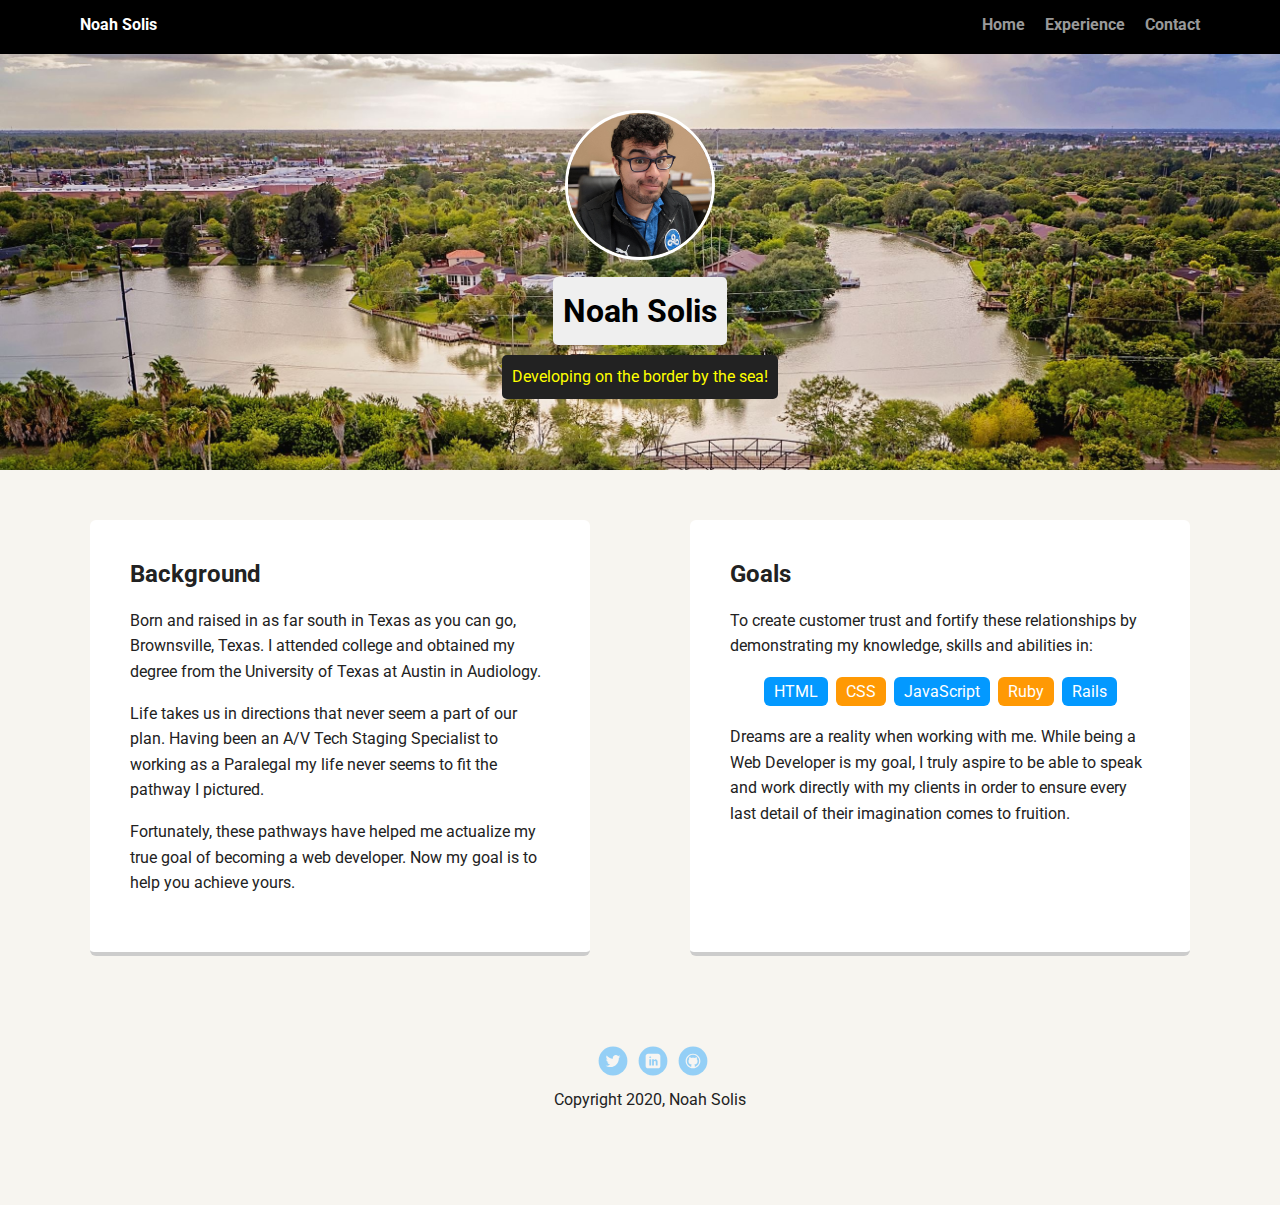
<file: index.html>
<!doctype html>
<html lang="en">
<head>
  <meta charset="utf-8">
  <title>Noah Solis' Portfolio</title>
  <meta name="viewport" content="width=device-width, initial-scale=1.0">
  <link rel="stylesheet" href="styles.css">
  <link href="https://fonts.googleapis.com/css?family=Muli%7CRoboto:400,300,500,700,900" rel="stylesheet"></head>
  <body>

    <nav class="main-nav">
        <ul class="nav">
          <li class="name">Noah Solis</li>
          <li><a href="index.html">Home</a></li>
          <li><a href="experience.html">Experience</a></li>
          <li><a href="contact.html">Contact</a></li>
        </ul>
      </nav>

    <header>
      <img src="images/Noah_1.jpg" alt="Photo of Noah" class="profile-image">
      <h1 class="tag name">Noah Solis</h1>
      <p class="tag location">Developing on the border by the sea!</p>
    </header>

    <main class="flex">
      <section class="card">
        <h2>Background</h2>
        <p>Born and raised in as far south in Texas as you can go, Brownsville, Texas. I attended college and obtained my degree from the University of Texas at Austin in Audiology.</p>
        <p>Life takes us in directions that never seem a part of our plan. Having been an A/V Tech Staging Specialist to working as a Paralegal my life never seems to fit the pathway I pictured.</p>
        <p>Fortunately, these pathways have helped me actualize my true goal of becoming a web developer. Now my goal is to help you achieve yours.</p>
      </section> 

      <section class="card">
        <h2>Goals</h2>
        <p>To create customer trust and fortify these relationships by demonstrating my knowledge, skills and abilities in:</p>
        <ul class="skills">
          <li>HTML</li>
          <li>CSS</li>
          <li>JavaScript</li>
          <li>Ruby</li>
          <li>Rails</li>
        </ul>
        <p>Dreams are a reality when working with me. While being a Web Developer is my goal, I truly aspire to be able to speak and work directly with my clients in order to ensure every last detail of their imagination comes to fruition.
        </p>
      </section> 

    </main>
    <footer>
      <ul>
        <li><a href="https://twitter.com/PayNoahttention" target="_blank" class="social twitter">Twitter</a></li>
        <li><a href="https://www.linkedin.com/in/noahsolis/" target="_blank" class="social linkedin">LinkedIn</a></li>
        <li><a href="https://github.com/PayNoahttention" target="_blank" class="social github">Github</a></li>
      </ul>
      <p class="copyright">Copyright 2020, Noah Solis</p>
    </footer>
  </body>
  </html>
</file>
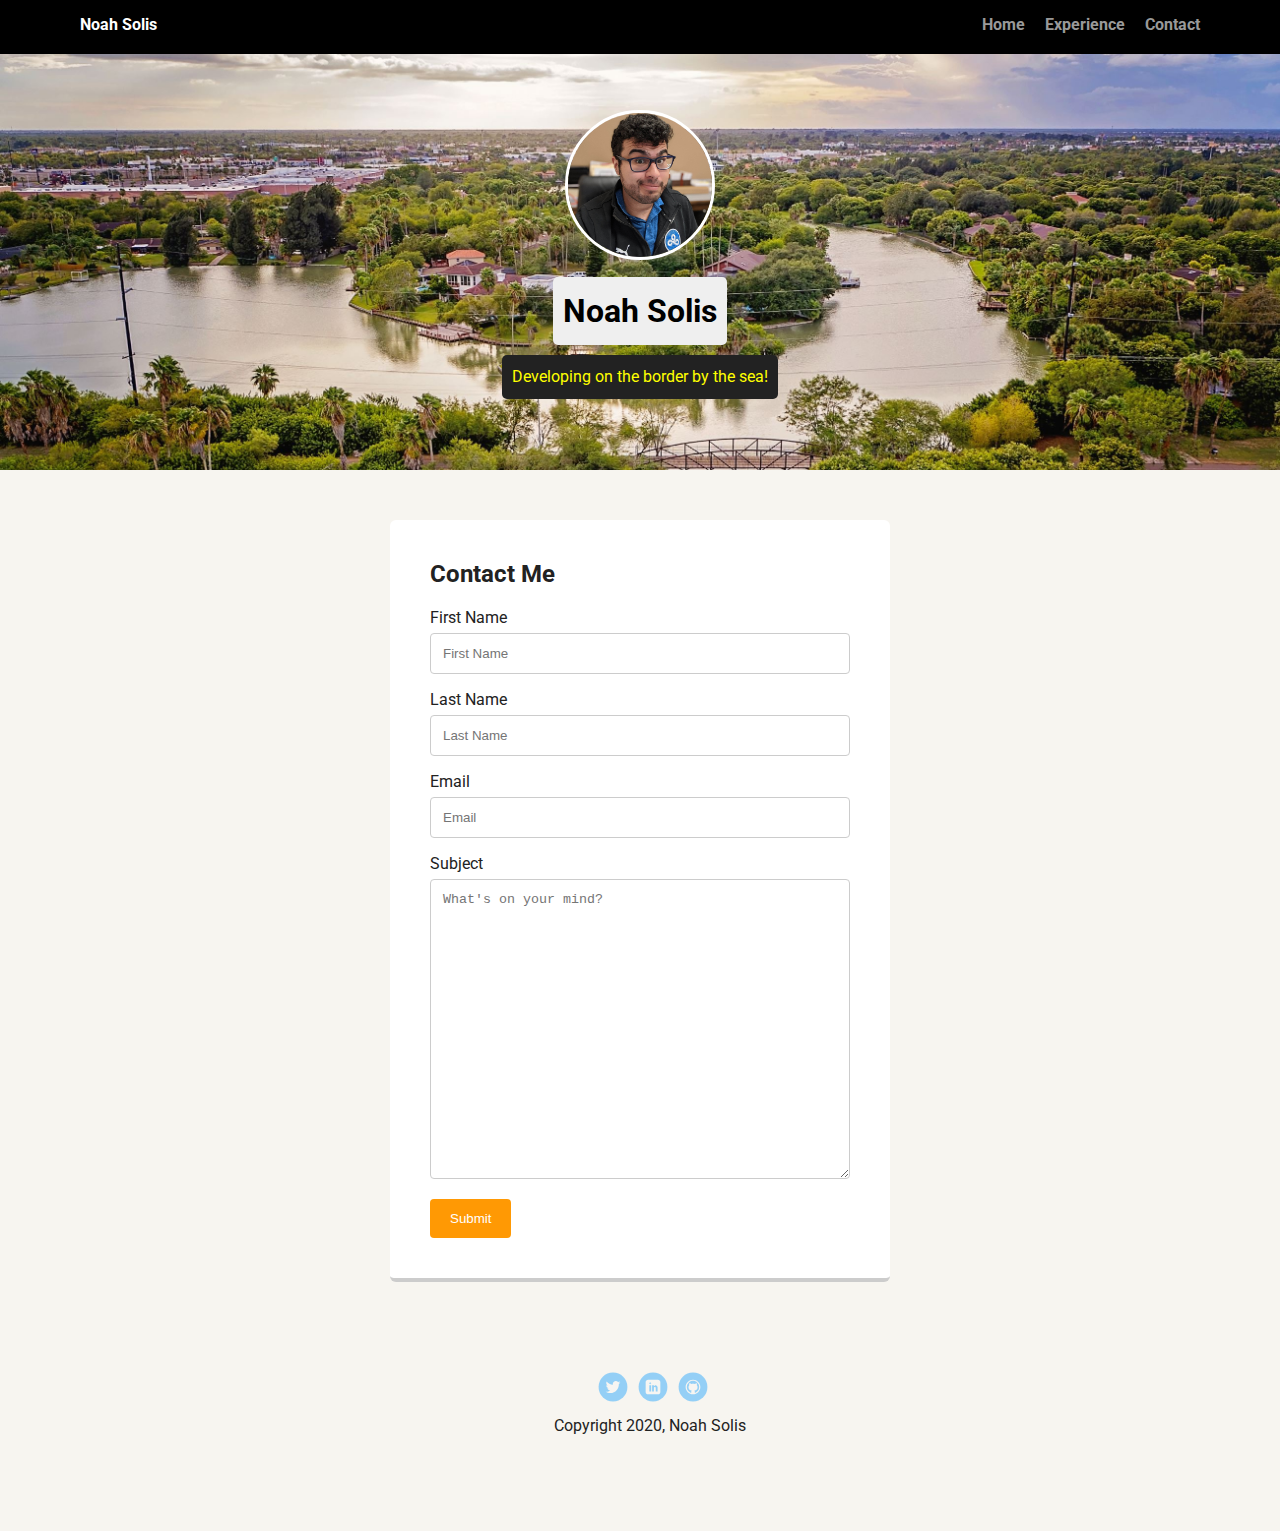
<file: contact.html>
<!doctype html>
<html lang="en">
<head>
  <meta charset="utf-8">
  <title>Noah Solis' Portfolio</title>
  <meta name="viewport" content="width=device-width, initial-scale=1.0">
  <link rel="stylesheet" href="styles.css">
  <link href="https://fonts.googleapis.com/css?family=Muli%7CRoboto:400,300,500,700,900" rel="stylesheet"></head>
  <body>

    <nav class="main-nav">
        <ul class="nav">
          <li class="name">Noah Solis</li>
          <li><a href="index.html">Home</a></li>
          <li><a href="experience.html">Experience</a></li>
          <li><a href="contact.html">Contact</a></li>
        </ul>
    </nav>

    <header>
      <img src="images/Noah_1.jpg" alt="Photo of Noah" class="profile-image">
      <h1 class="tag name">Noah Solis</h1>
      <p class="tag location">Developing on the border by the sea!</p>
    </header>

    <main class="flex">
      <section class="card">
        <h2>Contact Me</h2>
        <div class="contact">
            <form action="mailto:NSolis1993@gmail.com">
              <label for="fname">First Name</label>
              <input type="text" id="fname" name="firstname" placeholder="First Name">
          
              <label for="lname">Last Name</label>
              <input type="text" id="lname" name="lastname" placeholder="Last Name">
          
              <label for="email">Email</label>
              <input type="text" id="email" name="email" placeholder="Email">
          
              <label for="subject">Subject</label>
              <textarea id="subject" name="subject"     placeholder="What's on your mind?" style="height:300px"></textarea>
          
              <input type="submit" value="Submit">
            </form>
        </div> 
     </section>
    </main>
    <footer>
      <ul>
        <li><a href="https://twitter.com/PayNoahttention" target="_blank" class="social twitter">Twitter</a></li>
        <li><a href="https://www.linkedin.com/in/noahsolis/" target="_blank" class="social linkedin">LinkedIn</a></li>
        <li><a href="https://github.com/PayNoahttention" target="_blank" class="social github">Github</a></li>
      </ul>
      <p class="copyright">Copyright 2020, Noah Solis</p>
    </footer>
  </body>
  </html>
</file>
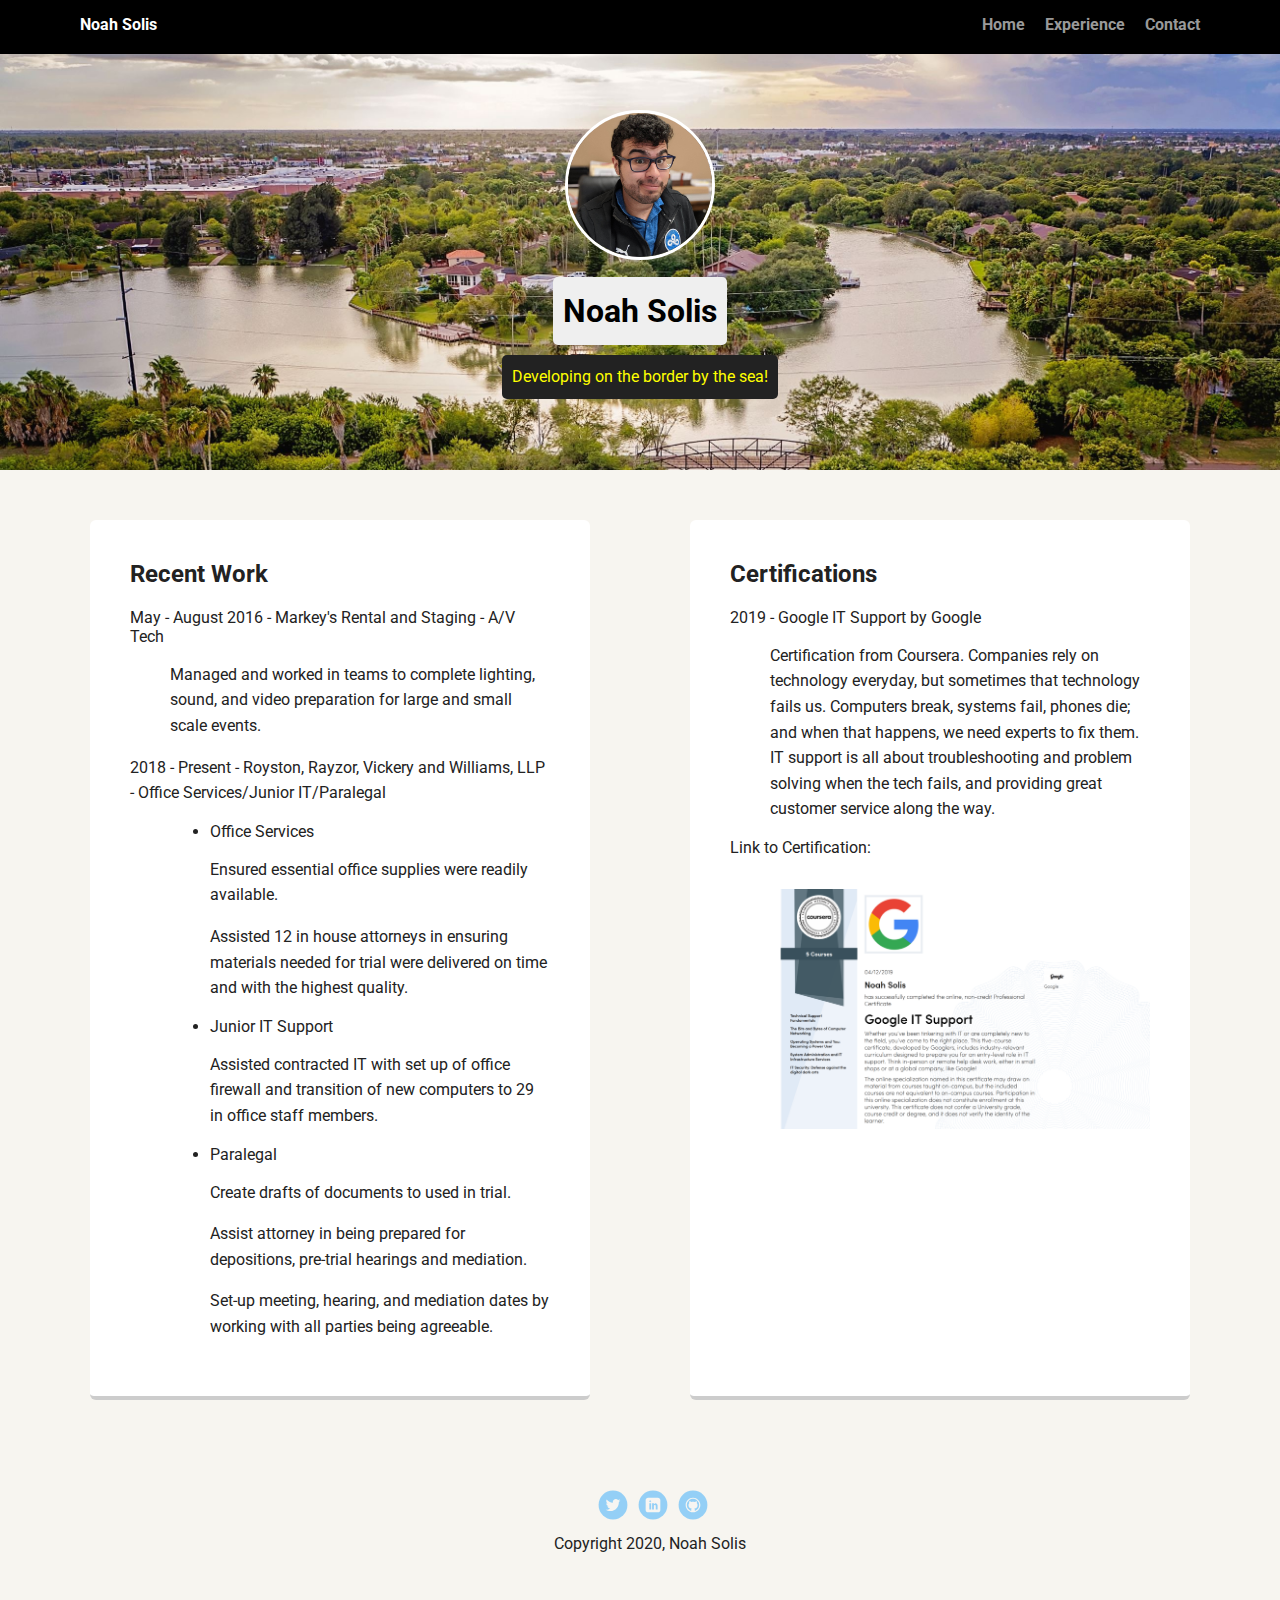
<file: experience.html>
<!doctype html>
<html lang="en">
<head>
  <meta charset="utf-8">
  <title>Noah Solis' Portfolio</title>
  <meta name="viewport" content="width=device-width, initial-scale=1.0">
  <link rel="stylesheet" href="styles.css">
  <link href="https://fonts.googleapis.com/css?family=Muli%7CRoboto:400,300,500,700,900" rel="stylesheet"></head>
  <body>

    <nav class="main-nav">
        <ul class="nav">
          <li class="name">Noah Solis</li>
          <li><a href="index.html">Home</a></li>
          <li><a href="experience.html">Experience</a></li>
          <li><a href="contact.html">Contact</a></li>
        </ul>
      </nav>

    <header>
      <img src="images/Noah_1.jpg" alt="Photo of Noah" class="profile-image">
      <h1 class="tag name">Noah Solis</h1>
      <p class="tag location">Developing on the border by the sea!</p>
    </header>

    <main class="flex">
      <section class="card">
        <h2>Recent Work</h2>
          <dl>
            <dt>May - August 2016 - Markey's Rental and Staging - A/V Tech</dt>
            <dd>
              <p>Managed and worked in teams to complete lighting, sound, and video preparation for large and small scale events.</p>
            </dd>
            <dt><p>2018 - Present - Royston, Rayzor, Vickery and Williams, LLP - Office Services/Junior IT/Paralegal</p></dt>
            <dd>
              <ul>
                <li>Office Services
                  <p>
                  Ensured essential office supplies were readily available.
                  </p>
                  <p>Assisted 12 in house attorneys in ensuring materials needed for trial were delivered on time and with the highest quality.</p>
                </li>
                
                <li>Junior IT Support
                
                  <p>Assisted contracted IT with set up of office firewall and transition of new computers to 29 in office staff members.</p>
                </li>
                
                <li>Paralegal
                  <p>Create drafts of documents to used in trial.</p>
                  <p>Assist attorney in being prepared for depositions, pre-trial hearings and mediation.</p>
                  <p>Set-up meeting, hearing, and mediation dates by working with all parties being agreeable.</p>
                </li>
              </ul>
            </dd>
          </dl>
        </section> 

      <section class="card">
        <h2>Certifications</h2>
          <dl class="certs">
            <dt>2019 - Google IT Support by Google</dt>
            <dd>
              <p>Certification from Coursera. Companies rely on technology everyday, but sometimes that technology fails us. Computers break, systems fail, phones die; and when that happens, we need experts to fix them. IT support is all about troubleshooting and problem solving when the tech fails, and providing great customer service along the way.</p>
            </dd>
            <dt>Link to Certification:</dt>
            <dd class="gcert">
              <a href="https://www.coursera.org/account/accomplishments/specialization/X4J8B56CT7AD?utm_source=link&utm_campaign=copybutton_certificate&utm_product=prof" target="_blank"><img src="images/Google_Cert.png" alt="Google Cert"></a>
            </dd>
          </dl>
      </section> 

    </main>
    <footer>
      <ul>
        <li><a href="https://twitter.com/PayNoahttention" target="_blank" class="social twitter">Twitter</a></li>
        <li><a href="https://www.linkedin.com/in/noahsolis/" target="_blank" class="social linkedin">LinkedIn</a></li>
        <li><a href="https://github.com/PayNoahttention" target="_blank" class="social github">Github</a></li>
      </ul>
      <p class="copyright">Copyright 2020, Noah Solis</p>
    </footer>
  </body>
  </html>
</file>
<file: styles.css>
/* Global Layout Set-up */
* { 
  box-sizing: border-box;
}
  
body {
  margin: 0;
  padding: 0;
  text-align: center;
  font-family: 'Roboto', sans-serif;
  color: #222;
  background: #f7f5f0;
}
/* Link Styles */

a {
  text-decoration: none;
  color: #999;
}
a:hover {
  color: #6633ff;
}

/* Section Styles */

.main-nav {
  width: 100%;
  background: black;
  min-height: 30px;
  padding: 10px;
  position: fixed;
  text-align: center;
}
.nav {
  display: flex;
  justify-content: space-around;
  font-weight: 700;
  list-style-type: none;
  margin: 0 auto;
  padding: 0;
}

.nav .name {
    display: block;
    margin-right: auto;
    color: white;
}
.nav li {
  padding: 5px 10px 10px 10px;
}
.nav a {
  transition: all .5s;
}
.nav a:hover {
  color: white
}

header {
  text-align: center;
  background: url('images/Brownsville.jpeg') no-repeat top center ;
  background-size: cover;
  overflow: hidden;
  padding-top: 60px;
}
header {
  line-height: 1.5;
}
header .profile-image {
  margin-top: 50px;
  width: 150px;
  height: 150px;
  border-radius: 50%;
  border: 3px solid white;
  transition: all .5s;
}
header .profile-image:hover {
  transform: scale(1.2) rotate(5deg);
  border: 3px solid black;
}
.tag {
  background-color: #efefef;
  color: black;
  padding: 10px;
  border-radius: 5px;
  display: table;
  margin: 10px auto;
} 
.location {
  background-color: #222;
  color: yellow;
}
.card {
  margin: 30px;
  padding: 20px 40px 40px;
  max-width: 500px;
  text-align: left;
  background: #fff;
  border-bottom: 4px solid #ccc;
  border-radius: 6px;
  transition: all .5s;
}
.card:hover {
  border-color: rgb(0, 183, 255);
}

input[type=text], select, textarea {
  width: 100%;
  padding: 12px;
  border: 1px solid #ccc;
  border-radius: 4px;
  box-sizing: border-box;
  margin-top: 6px;
  margin-bottom: 16px;
  resize: vertical;
}

input[type=submit] {
  background-color: #ff9904;
  color: white;
  padding: 12px 20px;
  border: none;
  border-radius: 4px;
  cursor: pointer;
}

input[type=submit]:hover {
  background-color: #0399ff;
}

.container {
  border-radius: 5px;
  background-color: #f2f2f2;
  padding: 20px;
}

ul.skills {
  padding: 0;
  text-align: center;
}

.skills li {
  border-radius: 6px;
  display: inline-block;
  background: #ff9904;
  color: white;
  padding: 5px 10px;
  margin: 2px;
}

.certs img{
  width: 100%;
  padding-top: 2rem;
}

.gcert {
  list-style: none;
}

.gcert:hover {
  box-shadow: 0 2px 4px 2px #0399ff;
}

.skills li:nth-child(odd) {
  background: #0399ff;
}

footer {
  width: 100%;
  min-height: 30px;
  padding: 20px 0 40px 20px;
}

footer .copyright {
  top: -8px;
  font-size: .75em;
}

footer ul {
  list-style-type: none;
  margin: 0;
  padding: 0;
}

footer ul li {
  display: inline-block;
}

a.social {
  display: inline-block;
  text-indent: -9999px;
  margin-left: 5px;
  width: 30px;
  height: 30px;
  background-size: 30px 30px;
  opacity: .4;
  transition: all .5s;
}
a.twitter {
  background-image: url(images/twitter.svg);
}
a.linkedin {
  background-image: url(images/linkedin.svg);
}
a.github {
  background-image: url(images/github.svg);
}
a.social:hover {
  opacity: 1;
}
.clearfix {
  clear: both;
}

/* Styles for larger screens */
@media screen and (min-width: 720px) {
  
  .flex {
      display: -ms-flexbox;      /* TWEENER - IE 10 */
      display: flex; 
      max-width: 1200px;
      -ms-flex-pack: distribute;
      justify-content: space-around;
      margin: 0 auto;
  }

  header {
    min-height: 470px;
  }

  .nav {
    max-width: 1200px;
    padding: 0 30px;
  }


  main {
    padding-top: 20px;
  }

  main p {
    line-height: 1.6em;
  }

  footer {
    font-size: 1.3em;
    max-width: 1200px;
    margin: 40px auto;
  }

}
</file>
